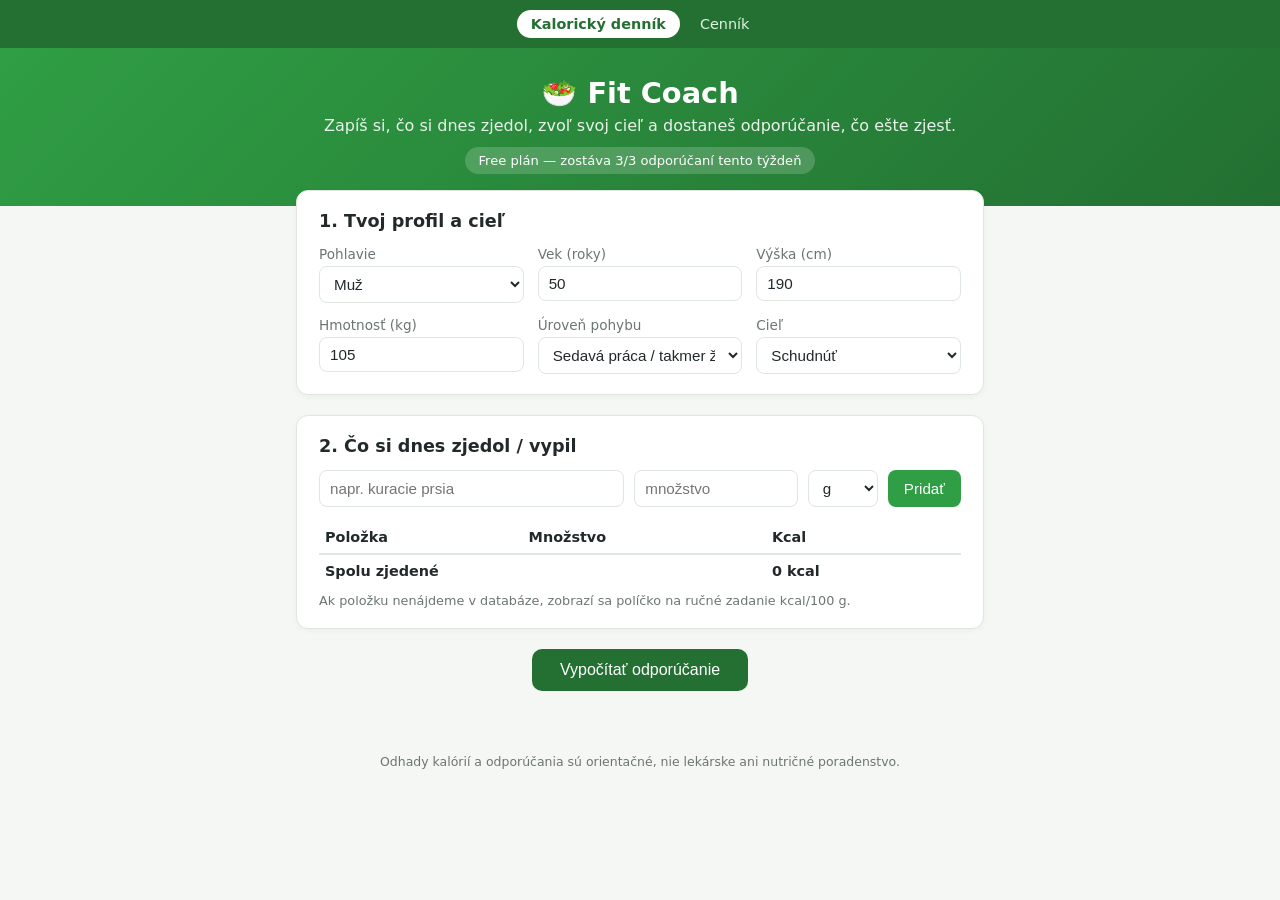
<file: index.html>
<!DOCTYPE html>
<html lang="sk">
<head>
<meta charset="UTF-8">
<meta name="viewport" content="width=device-width, initial-scale=1.0">
<title>Fit Coach – kalorický denník</title>
<link rel="stylesheet" href="style.css">
</head>
<body>

<nav class="topnav">
  <a href="index.html" class="active">Kalorický denník</a>
  <a href="cennik.html">Cenník</a>
</nav>

<header class="app-header">
  <h1>🥗 Fit Coach</h1>
  <p>Zapíš si, čo si dnes zjedol, zvoľ svoj cieľ a dostaneš odporúčanie, čo ešte zjesť.</p>
  <div id="plan-badge" class="plan-badge"></div>
</header>

<main class="container">

  <!-- PROFIL -->
  <section class="card" id="profile-card">
    <h2>1. Tvoj profil a cieľ</h2>
    <div class="grid">
      <label>Pohlavie
        <select id="gender">
          <option value="muz" selected>Muž</option>
          <option value="zena">Žena</option>
        </select>
      </label>
      <label>Vek (roky)
        <input type="number" id="age" value="50" min="10" max="100">
      </label>
      <label>Výška (cm)
        <input type="number" id="height" value="190" min="100" max="250">
      </label>
      <label>Hmotnosť (kg)
        <input type="number" id="weight" value="105" min="30" max="300">
      </label>
      <label>Úroveň pohybu
        <select id="activity">
          <option value="1.2" selected>Sedavá práca / takmer žiadny pohyb</option>
          <option value="1.375">Ľahká aktivita (1–3×/týždeň)</option>
          <option value="1.55">Stredná aktivita (3–5×/týždeň)</option>
          <option value="1.725">Vysoká aktivita (denne / fyzická práca)</option>
        </select>
      </label>
      <label>Cieľ
        <select id="goal">
          <option value="udrzat">Udržať váhu</option>
          <option value="schudnut" selected>Schudnúť</option>
        </select>
      </label>
    </div>
  </section>

  <!-- PRIDANIE JEDLA -->
  <section class="card" id="food-card">
    <h2>2. Čo si dnes zjedol / vypil</h2>
    <form id="add-food-form" class="add-food-form">
      <input list="food-list" id="food-name" placeholder="napr. kuracie prsia" autocomplete="off" required>
      <datalist id="food-list"></datalist>
      <input type="number" id="food-amount" placeholder="množstvo" min="0" step="1" required>
      <select id="food-unit">
        <option value="g" selected>g</option>
        <option value="ml">ml</option>
        <option value="ks">ks</option>
      </select>
      <button type="submit">Pridať</button>
    </form>
    <table id="food-table">
      <thead>
        <tr><th>Položka</th><th>Množstvo</th><th>Kcal</th><th></th></tr>
      </thead>
      <tbody id="food-tbody"></tbody>
      <tfoot>
        <tr><td colspan="2"><strong>Spolu zjedené</strong></td><td id="total-kcal"><strong>0 kcal</strong></td><td></td></tr>
      </tfoot>
    </table>
    <p class="hint">Ak položku nenájdeme v databáze, zobrazí sa políčko na ručné zadanie kcal/100 g.</p>
  </section>

  <button id="calc-btn" class="calc-btn">Vypočítať odporúčanie</button>

  <!-- VYSLEDKY -->
  <section class="card result-card" id="result-card" hidden>
    <h2>3. Odporúčanie na zvyšok dňa</h2>
    <div id="result-summary"></div>
    <h3>Odporúčané makrá do konca dňa</h3>
    <div id="result-macros"></div>
    <h3>Návrhy jedla / receptov</h3>
    <div id="result-recipes"></div>
  </section>

</main>

<footer>
  <p>Odhady kalórií a odporúčania sú orientačné, nie lekárske ani nutričné poradenstvo.</p>
</footer>

<script src="script.js"></script>
</body>
</html>
</file>
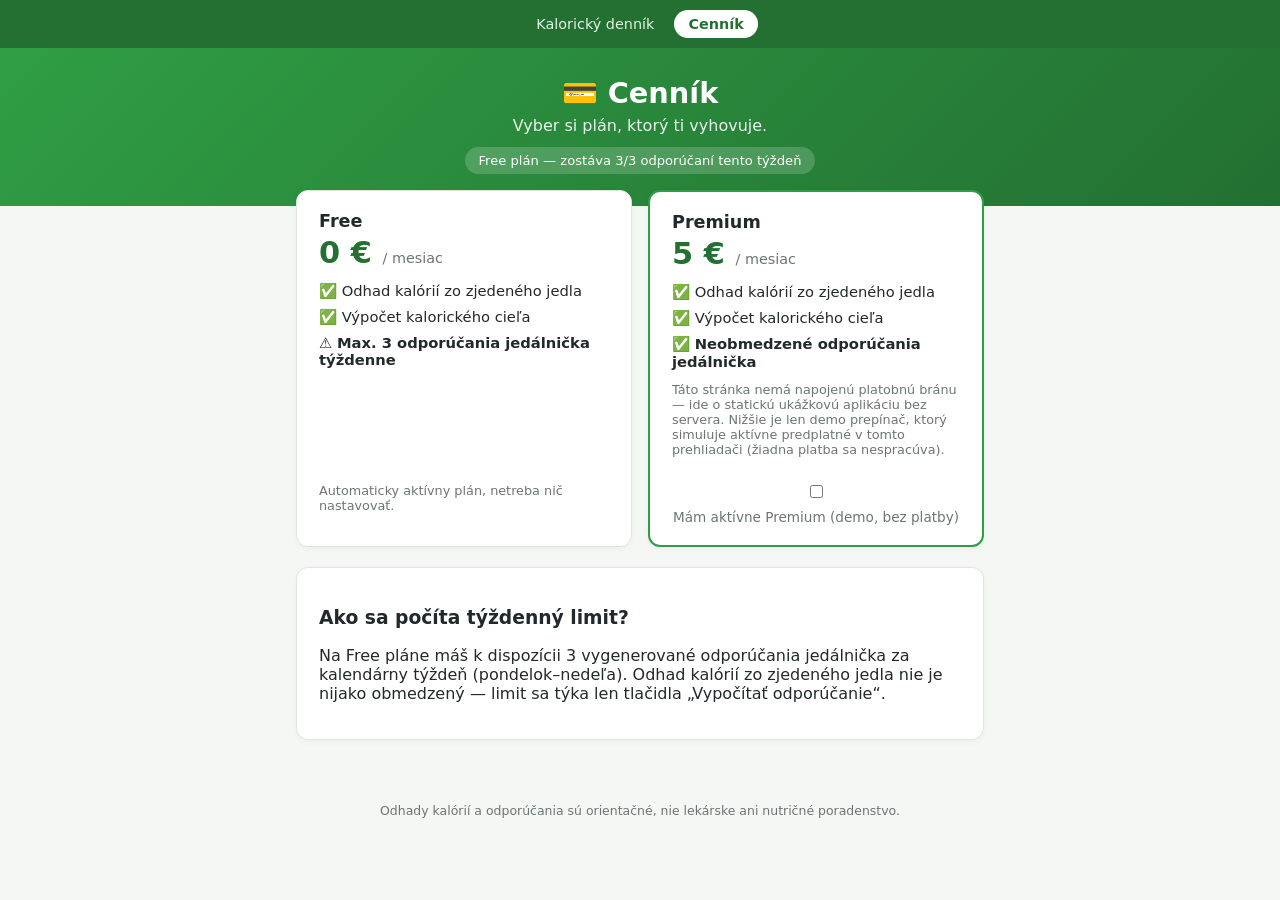
<file: cennik.html>
<!DOCTYPE html>
<html lang="sk">
<head>
<meta charset="UTF-8">
<meta name="viewport" content="width=device-width, initial-scale=1.0">
<title>Cenník – Fit Coach</title>
<link rel="stylesheet" href="style.css">
</head>
<body>

<nav class="topnav">
  <a href="index.html">Kalorický denník</a>
  <a href="cennik.html" class="active">Cenník</a>
</nav>

<header class="app-header">
  <h1>💳 Cenník</h1>
  <p>Vyber si plán, ktorý ti vyhovuje.</p>
  <div id="plan-badge" class="plan-badge"></div>
</header>

<main class="container">

  <section class="pricing-grid">
    <div class="card plan-card">
      <h2>Free</h2>
      <div class="price">0 € <span>/ mesiac</span></div>
      <ul class="plan-features">
        <li>✅ Odhad kalórií zo zjedeného jedla</li>
        <li>✅ Výpočet kalorického cieľa</li>
        <li>⚠️ <strong>Max. 3 odporúčania jedálnička týždenne</strong></li>
      </ul>
      <p class="plan-note">Automaticky aktívny plán, netreba nič nastavovať.</p>
    </div>

    <div class="card plan-card plan-premium">
      <h2>Premium</h2>
      <div class="price">5 € <span>/ mesiac</span></div>
      <ul class="plan-features">
        <li>✅ Odhad kalórií zo zjedeného jedla</li>
        <li>✅ Výpočet kalorického cieľa</li>
        <li>✅ <strong>Neobmedzené odporúčania jedálnička</strong></li>
      </ul>
      <p class="plan-note">
        Táto stránka nemá napojenú platobnú bránu — ide o statickú
        ukážkovú aplikáciu bez servera. Nižšie je len demo prepínač,
        ktorý simuluje aktívne predplatné v tomto prehliadači
        (žiadna platba sa nespracúva).
      </p>
      <label class="premium-toggle">
        <input type="checkbox" id="premium-toggle">
        Mám aktívne Premium (demo, bez platby)
      </label>
    </div>
  </section>

  <section class="card">
    <h3>Ako sa počíta týždenný limit?</h3>
    <p>Na Free pláne máš k dispozícii 3 vygenerované odporúčania jedálnička za kalendárny týždeň (pondelok–nedeľa). Odhad kalórií zo zjedeného jedla nie je nijako obmedzený — limit sa týka len tlačidla „Vypočítať odporúčanie“.</p>
  </section>

</main>

<footer>
  <p>Odhady kalórií a odporúčania sú orientačné, nie lekárske ani nutričné poradenstvo.</p>
</footer>

<script src="script.js"></script>
</body>
</html>
</file>
<file: style.css>
:root {
  --green: #2f9e44;
  --green-dark: #237032;
  --bg: #f4f7f4;
  --card-bg: #ffffff;
  --text: #22292b;
  --muted: #6b7674;
  --border: #dfe6e0;
  --danger: #c0392b;
}

* { box-sizing: border-box; }

body {
  margin: 0;
  font-family: system-ui, -apple-system, "Segoe UI", Roboto, sans-serif;
  background: var(--bg);
  color: var(--text);
}

.topnav {
  display: flex;
  justify-content: center;
  gap: 6px;
  background: var(--green-dark);
  padding: 10px 16px;
}

.topnav a {
  color: #dff5e2;
  text-decoration: none;
  font-size: 0.9rem;
  padding: 6px 14px;
  border-radius: 999px;
}

.topnav a:hover { background: rgba(255,255,255,0.12); }
.topnav a.active { background: #fff; color: var(--green-dark); font-weight: 600; }

.app-header {
  background: linear-gradient(135deg, var(--green), var(--green-dark));
  color: #fff;
  padding: 28px 20px 32px;
  text-align: center;
}

.app-header h1 { margin: 0 0 6px; font-size: 1.8rem; }
.app-header p { margin: 0; opacity: 0.9; }

.plan-badge {
  display: inline-block;
  margin-top: 12px;
  padding: 6px 14px;
  border-radius: 999px;
  background: rgba(255,255,255,0.18);
  font-size: 0.82rem;
}
.plan-badge.premium { background: #ffd43b; color: #7a5200; font-weight: 600; }

.container {
  max-width: 720px;
  margin: -16px auto 40px;
  padding: 0 16px;
  display: flex;
  flex-direction: column;
  gap: 20px;
}

.card {
  background: var(--card-bg);
  border: 1px solid var(--border);
  border-radius: 12px;
  padding: 20px 22px;
  box-shadow: 0 2px 6px rgba(0,0,0,0.04);
}

.card h2 { margin-top: 0; font-size: 1.1rem; }

.grid {
  display: grid;
  grid-template-columns: repeat(auto-fit, minmax(180px, 1fr));
  gap: 14px;
}

label {
  display: flex;
  flex-direction: column;
  font-size: 0.85rem;
  color: var(--muted);
  gap: 4px;
}

input, select {
  font-size: 0.95rem;
  padding: 8px 10px;
  border: 1px solid var(--border);
  border-radius: 8px;
  background: #fff;
  color: var(--text);
}

input:focus, select:focus { outline: 2px solid var(--green); outline-offset: 1px; }

.add-food-form {
  display: flex;
  flex-wrap: wrap;
  gap: 10px;
  margin-bottom: 14px;
}

.add-food-form input[type="text"],
.add-food-form input#food-name { flex: 2; min-width: 160px; }
.add-food-form input#food-amount { flex: 1; min-width: 90px; }
.add-food-form select#food-unit { flex: 0 0 70px; }

.add-food-form button {
  background: var(--green);
  color: #fff;
  border: none;
  border-radius: 8px;
  padding: 9px 16px;
  font-size: 0.95rem;
  cursor: pointer;
}
.add-food-form button:hover { background: var(--green-dark); }

table { width: 100%; border-collapse: collapse; font-size: 0.9rem; }
th, td { text-align: left; padding: 8px 6px; border-bottom: 1px solid var(--border); }
tfoot td { border-bottom: none; border-top: 2px solid var(--border); }

.remove-btn {
  background: none;
  border: none;
  color: var(--danger);
  cursor: pointer;
  font-size: 1rem;
}

.manual-kcal {
  width: 90px;
  margin-top: 4px;
}
.unmatched-note {
  color: var(--danger);
  font-size: 0.78rem;
  margin: 2px 0 0;
}

.hint { color: var(--muted); font-size: 0.8rem; margin: 6px 0 0; }

.calc-btn {
  align-self: center;
  background: var(--green-dark);
  color: #fff;
  border: none;
  border-radius: 10px;
  padding: 12px 28px;
  font-size: 1rem;
  cursor: pointer;
  margin: 0 auto;
}
.calc-btn:hover { background: #1d5e29; }

.result-card { border-color: var(--green); }

.summary-line {
  display: flex;
  justify-content: space-between;
  padding: 6px 0;
  border-bottom: 1px dashed var(--border);
  font-size: 0.95rem;
}
.summary-line:last-child { border-bottom: none; }
.summary-line strong { color: var(--green-dark); }

.warning-box {
  background: #fff4e5;
  border: 1px solid #f0c36d;
  color: #7a5200;
  border-radius: 8px;
  padding: 10px 12px;
  margin: 10px 0;
  font-size: 0.88rem;
}

.macro-grid {
  display: grid;
  grid-template-columns: repeat(3, 1fr);
  gap: 10px;
  margin-top: 8px;
}
.macro-box {
  background: #f0f6f1;
  border-radius: 8px;
  padding: 10px;
  text-align: center;
}
.macro-box .value { font-size: 1.2rem; font-weight: 600; color: var(--green-dark); }
.macro-box .label { font-size: 0.75rem; color: var(--muted); }

.recipe {
  border: 1px solid var(--border);
  border-radius: 10px;
  padding: 12px 14px;
  margin-bottom: 12px;
}
.recipe h4 { margin: 0 0 4px; }
.recipe .macros { font-size: 0.8rem; color: var(--muted); margin-bottom: 6px; }
.recipe p { margin: 4px 0; font-size: 0.9rem; }

footer {
  text-align: center;
  color: var(--muted);
  font-size: 0.78rem;
  padding: 10px 16px 30px;
}

.pricing-grid {
  display: grid;
  grid-template-columns: repeat(auto-fit, minmax(240px, 1fr));
  gap: 16px;
}

.plan-card { display: flex; flex-direction: column; }
.plan-card h2 { margin: 0 0 4px; }
.plan-card .price { font-size: 1.9rem; font-weight: 700; color: var(--green-dark); margin-bottom: 12px; }
.plan-card .price span { font-size: 0.9rem; font-weight: 400; color: var(--muted); }

.plan-features { list-style: none; padding: 0; margin: 0 0 12px; display: flex; flex-direction: column; gap: 8px; font-size: 0.92rem; }

.plan-note { font-size: 0.8rem; color: var(--muted); margin-top: auto; }

.plan-premium { border: 2px solid var(--green); }

.premium-toggle {
  display: flex;
  align-items: center;
  gap: 8px;
  margin-top: 12px;
  font-size: 0.85rem;
  color: var(--muted);
  cursor: pointer;
}

@media (max-width: 480px) {
  .macro-grid { grid-template-columns: 1fr; }
}
</file>
